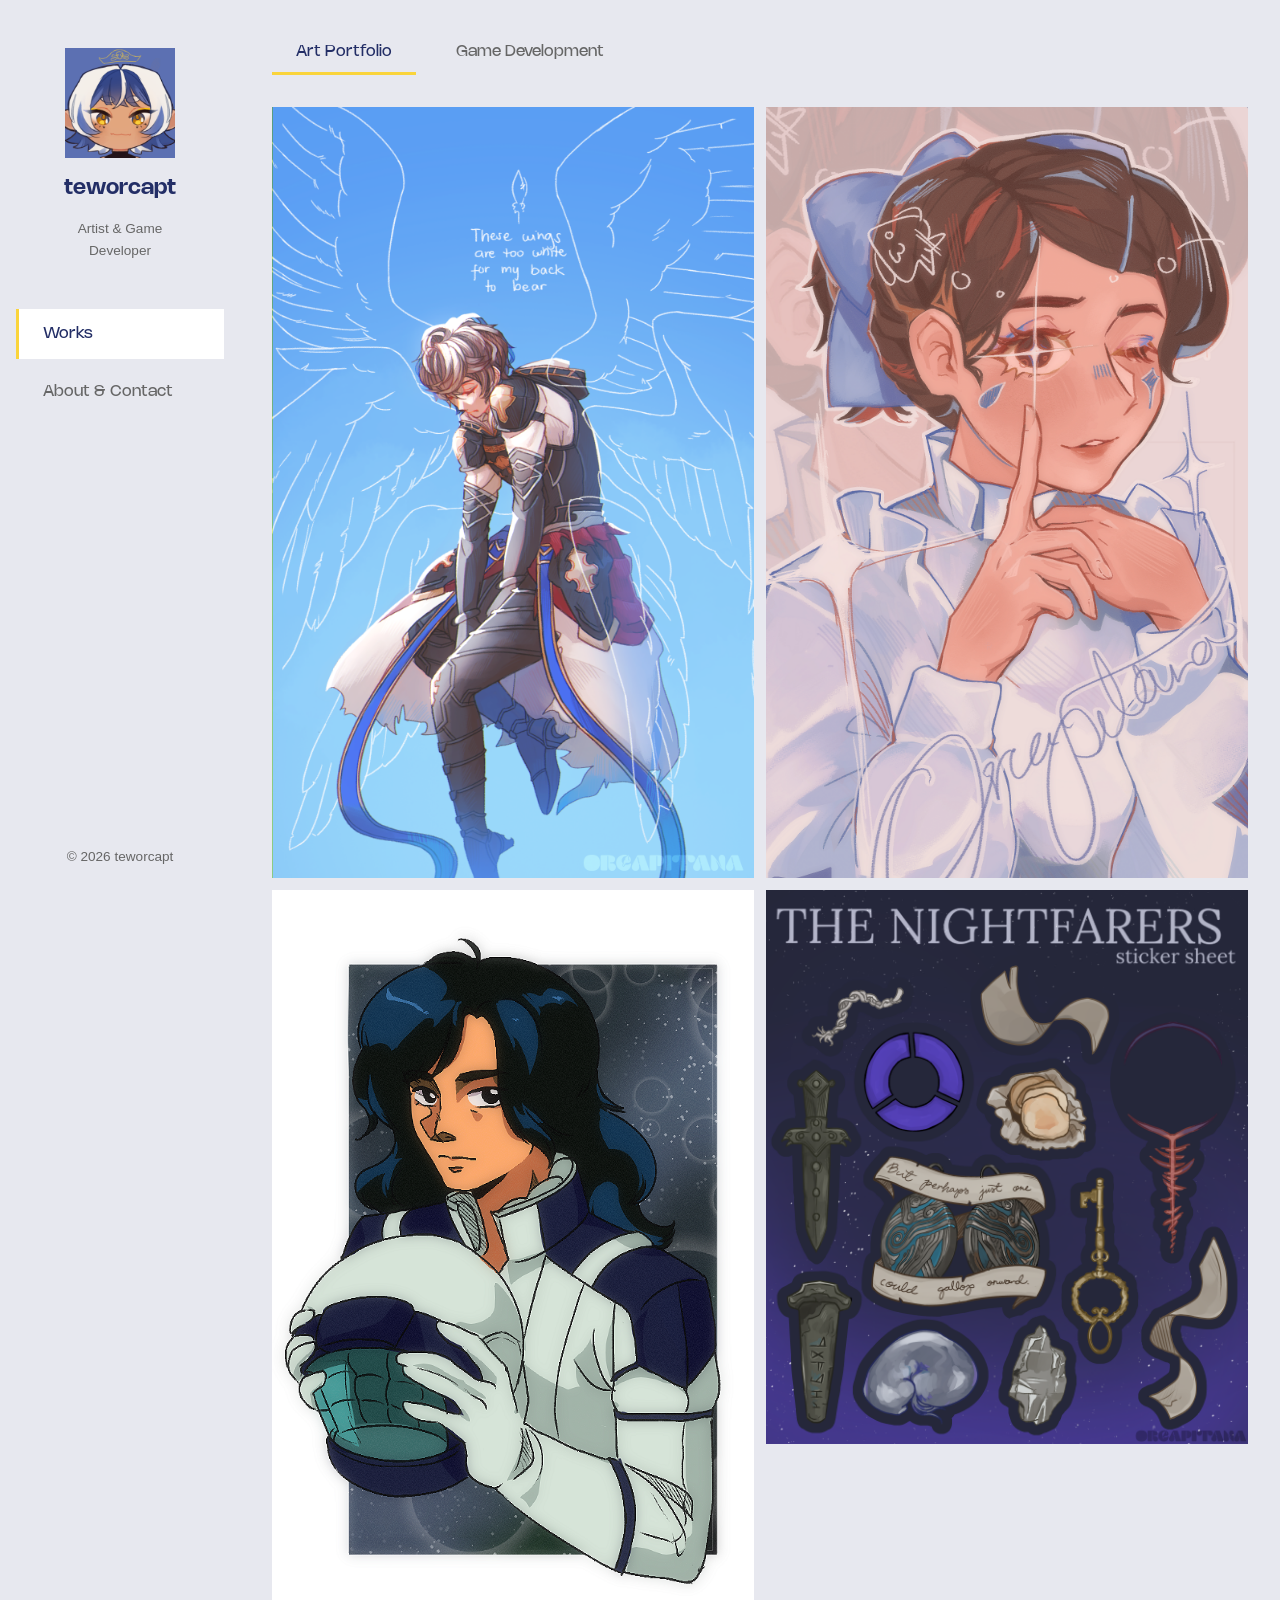
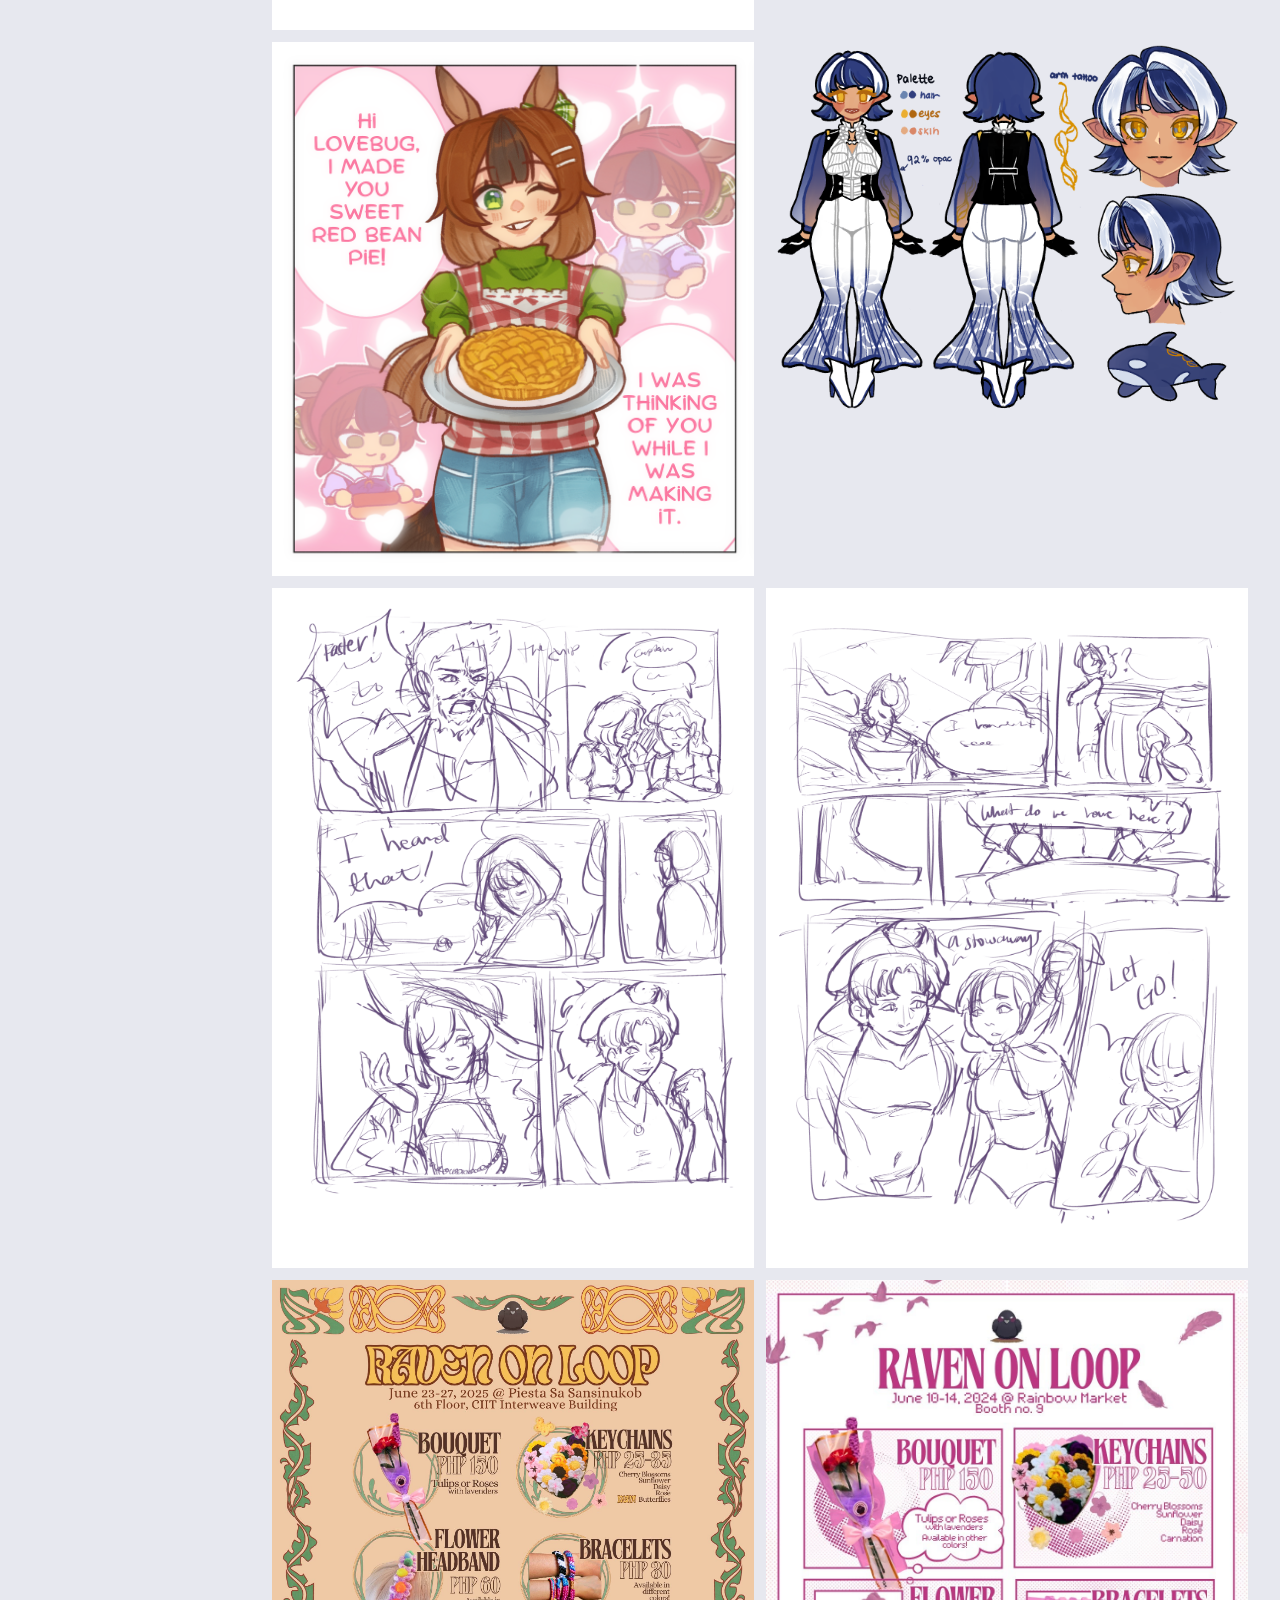
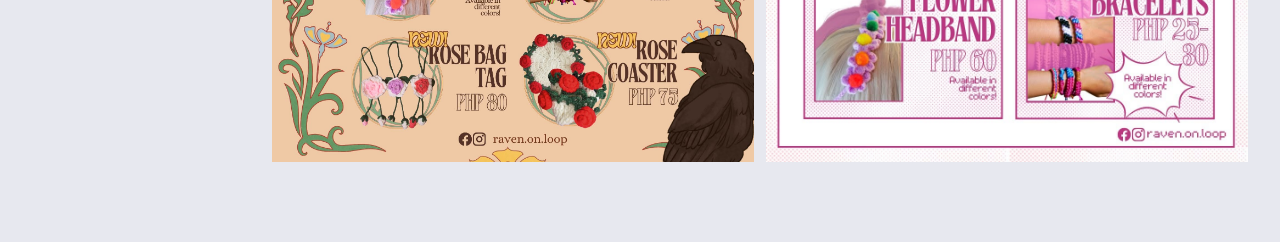
<file: index.html>
<!DOCTYPE html>
<html lang="en">
<head>
    <meta charset="UTF-8">
    <meta name="viewport" content="width=device-width, initial-scale=1.0">
    <title>Portfolio - teworcapt</title>
    <link rel="icon" type="image/png" href="Assets/favicon.png">
    <link rel="stylesheet" href="styles-new.css">
</head>
<body>
    <div class="container-main">
        <!-- Left Sidebar -->
        <aside class="sidebar">
            <div class="profile-bubble">
                <img src="Assets/profile.png" alt="Profile" class="profile-image">
                <h1 class="profile-name">teworcapt</h1>
                <p class="profile-subtitle">Artist & Game Developer</p>
            </div>
            
            <nav class="sidebar-nav">
                <ul>
                    <li><a href="index.html" class="nav-link">Works</a></li>
                    <li><a href="about.html" class="nav-link">About & Contact</a></li>
                </ul>
            </nav>

            <div class="sidebar-footer">
                <p>&copy; 2026 teworcapt</p>
            </div>
        </aside>

        <!-- Main Content -->
        <main class="main-content">
            <section class="portfolio">
                <div class="content-wrapper">
                    <!-- Portfolio Tabs -->
                    <div class="portfolio-tabs">
                        <button class="tab-button active" data-tab="art">Art Portfolio</button>
                        <button class="tab-button" data-tab="games">Game Development</button>
                    </div>

                    <!-- Art Portfolio Tab -->
                    <div id="art" class="tab-content active">
                        <div class="art-masonry">
                            <div class="art-item">
                                <img src="Assets/art_1.png" alt="Art Piece 1">
                            </div>
                            <div class="art-item">
                                <img src="Assets/art_2.png" alt="Art Piece 2">
                            </div>
                            <div class="art-item">
                                <img src="Assets/art_3.png" alt="Art Piece 3">
                            </div>
                            <div class="art-item">
                                <img src="Assets/art_4.png" alt="Art Piece 4">
                            </div>
                            <div class="art-item">
                                <img src="Assets/art_5.png" alt="Art Piece 5">
                            </div>
                            <div class="art-item">
                                <img src="Assets/art_6.png" alt="Art Piece 6">
                            </div>
                            <div class="art-item">
                                <img src="Assets/art_7.png" alt="Art Piece 7">
                            </div>
                            <div class="art-item">
                                <img src="Assets/art_8.png" alt="Art Piece 8">
                            </div>
                            <div class="art-item">
                                <img src="Assets/art_9.png" alt="Art Piece 9">
                            </div>
                            <div class="art-item">
                                <img src="Assets/art_10.png" alt="Art Piece 10">
                            </div>
                        </div>
                    </div>

                    <!-- Games Portfolio Tab -->
                    <div id="games" class="tab-content">
                        <div class="games-list">
                            <div class="game-embed-item">
                                <div class="game-info">
                                    <h3>PlayDok</h3>
                                    <p>As a child with absent parents, you're off to your normal play time of pretend. With a lack of siblings or friends to keep company, your childish mind comes to life as you stimulate a hospital with your crayons and stuffed toys. With your parent's Christmas gift to you, you use your testing tools and syringes to take tests and formulate diagnosis for your ill patients.</p>
                                </div>
                                <iframe width="552" height="167" src="https://itch.io/embed/3478082" frameborder="0">
                                    <a href="https://teworcapt.itch.io/playdok">PlayDok by tewo</a>
                                </iframe>
                            </div>

                            <div class="game-embed-item">
                                <div class="game-info">
                                    <h3>Rinig, Kita</h3>
                                    <p>The game follows Tonton or Tintin, a 13-year-old visually impaired Filipino, and his/her sighted younger sister Mikay, as they navigate through using sound, memory, and guidance.</p>
                                </div>
                                <iframe width="552" height="167" src="https://itch.io/embed/4391491" frameborder="0">
                                    <a href="https://estudyo-lampara.itch.io/rinig-kita">Rinig, Kita Audio Game by Estudyo Lampara</a>
                                </iframe>
                            </div>

                            <div class="game-embed-item">
                                <div class="game-info">
                                    <h3>I'm Just a Fish</h3>
                                    <p>I'm Just A Fish is a hypercasual game that gives a bit of a challenge to its players. You ever think about disturbing fish? Well, you shouldn't and this game is definitely why.</p>
                                </div>
                                <iframe width="552" height="167" src="https://itch.io/embed/2502175" frameborder="0">
                                    <a href="https://teworcapt.itch.io/im-just-a-fish">I'm Just a Fish by tewo, sjfeatureless</a>
                                </iframe>
                            </div>
                        </div>
                    </div>
                </div>
            </section>
        </main>
    </div>

    <script src="script.js"></script>
</body>
</html>
</file>
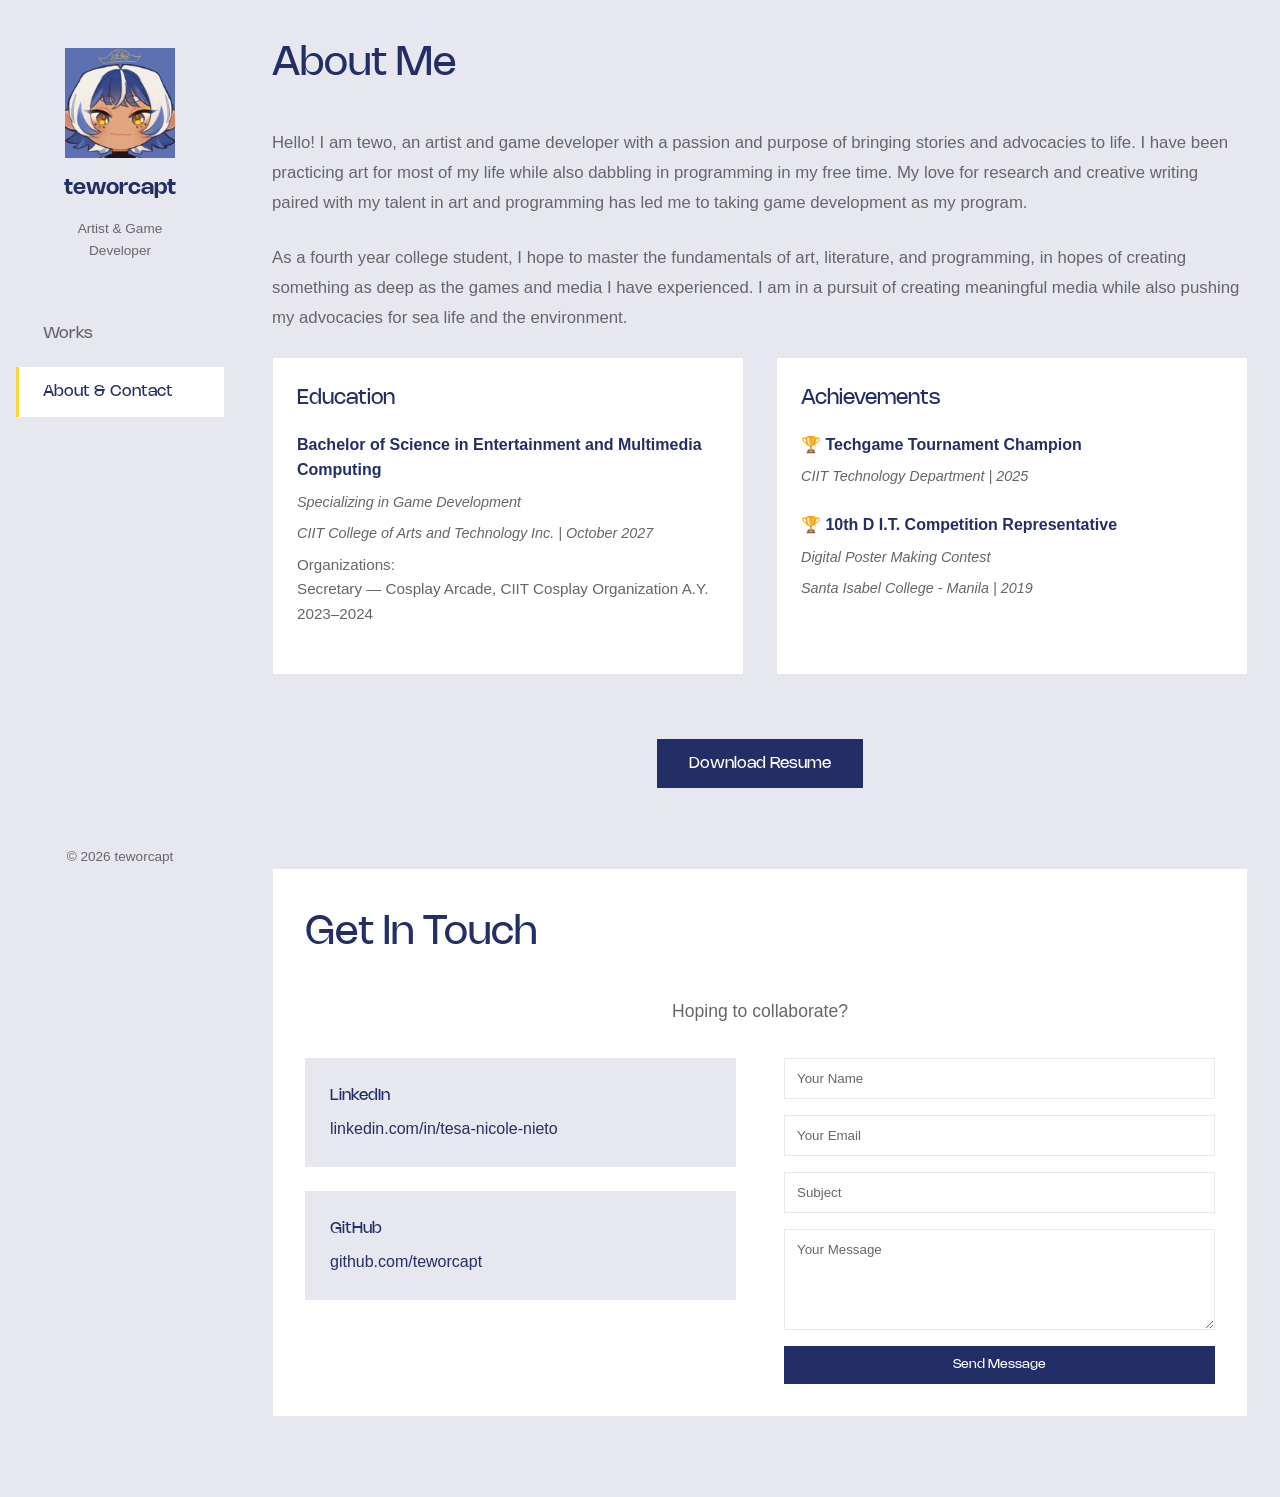
<file: about.html>
<!DOCTYPE html>
<html lang="en">
<head>
    <meta charset="UTF-8">
    <meta name="viewport" content="width=device-width, initial-scale=1.0">
    <title>About Me - teworcapt</title>
    <link rel="icon" type="image/png" href="Assets/favicon.png">
    <link rel="stylesheet" href="styles-new.css">
</head>
<body>
    <div class="container-main">
        <!-- Left Sidebar -->
        <aside class="sidebar">
            <div class="profile-bubble">
                <img src="Assets/profile.png" alt="Profile" class="profile-image">
                <h1 class="profile-name">teworcapt</h1>
                <p class="profile-subtitle">Artist & Game Developer</p>
            </div>
            
            <nav class="sidebar-nav">
                <ul>
                    <li><a href="index.html" class="nav-link">Works</a></li>
                    <li><a href="about.html" class="nav-link">About & Contact</a></li>
                </ul>
            </nav>

            <div class="sidebar-footer">
                <p>&copy; 2026 teworcapt</p>
            </div>
        </aside>
        
        <!-- Main Content -->
        <main class="main-content">
            <!-- About Section -->
            <section class="about">
                <div class="content-wrapper">
                    <h2>About Me</h2>
                    <div class="about-content">
                        <p class="about-text">
                            Hello! I am tewo, an artist and game developer with a passion and purpose of bringing stories and advocacies to life. 
                            I have been practicing art for most of my life while also dabbling in programming in my free time. My love for research 
                            and creative writing paired with my talent in art and programming has led me to taking game development as my program.
                        </p>
                        <p class="about-text">
                            As a fourth year college student, I hope to master the fundamentals of art, literature, and programming, in hopes of 
                            creating something as deep as the games and media I have experienced. I am in a pursuit of creating meaningful media 
                            while also pushing my advocacies for sea life and the environment.
                        </p>

                        <div class="about-sections">
                            <div class="about-card">
                                <h3>Education</h3>
                                <div class="card-item">
                                    <strong>Bachelor of Science in Entertainment and Multimedia Computing</strong>
                                    <span class="meta">Specializing in Game Development</span>
                                    <span class="meta">CIIT College of Arts and Technology Inc. | October 2027</span>
                                    <p>Organizations:</p>
                                    <p>Secretary — Cosplay Arcade, CIIT Cosplay Organization A.Y. 2023–2024</p>
                                </div>
                            </div>

                            <div class="about-card">
                                <h3>Achievements</h3>
                                <div class="card-item">
                                    <strong>🏆 Techgame Tournament Champion</strong>
                                    <span class="meta">CIIT Technology Department | 2025</span>
                                </div>
                                <div class="card-item">
                                    <strong>🏆 10th D I.T. Competition Representative</strong>
                                    <span class="meta">Digital Poster Making Contest</span>
                                    <span class="meta">Santa Isabel College - Manila | 2019</span>
                                </div>
                            </div>
                        </div>

                        <div class="resume-download">
                            <a href="Assets/resume.pdf" class="btn btn-primary" download>Download Resume</a>
                        </div>
                    </div>
                </div>
            </section>

            <!-- Contact Section -->
            <section class="contact">
                <div class="content-wrapper">
                    <h2>Get In Touch</h2>
                    <p class="contact-intro">Hoping to collaborate?</p>

                    <div class="contact-container">
                        <div class="contact-info">
                            <div class="contact-item">
                                <h4>LinkedIn</h4>
                                <a href="https://www.linkedin.com/in/tesa-nicole-nieto/" target="_blank">linkedin.com/in/tesa-nicole-nieto</a>
                            </div>
                            <div class="contact-item">
                                <h4>GitHub</h4>
                                <a href="https://github.com/teworcapt" target="_blank">github.com/teworcapt</a>
                            </div>
                        </div>

                        <form class="contact-form">
                            <input type="text" placeholder="Your Name" required>
                            <input type="email" placeholder="Your Email" required>
                            <input type="text" placeholder="Subject">
                            <textarea placeholder="Your Message" rows="5" required></textarea>
                            <button type="submit" class="btn btn-primary">Send Message</button>
                        </form>
                    </div>
                </div>
            </section>
        </main>
    </div>

    <script src="script.js"></script>
</body>
</html>
</file>
<file: styles-new.css>
@font-face {
    font-family: 'Nohemi';
    src: url('Web-TT/Nohemi-Regular.woff2') format('woff2'),
         url('Web-TT/Nohemi-Regular.woff') format('woff');
    font-weight: 400;
    font-style: normal;
    font-display: swap;
}

@font-face {
    font-family: 'Nohemi';
    src: url('Web-TT/Nohemi-SemiBold.woff2') format('woff2'),
         url('Web-TT/Nohemi-SemiBold.woff') format('woff');
    font-weight: 600;
    font-style: normal;
    font-display: swap;
}

:root {
    --primary-color: #232e66;
    --secondary-color: #e7e8ef;
    --accent-color: #fad43b;
    --accent-dark: #bb7805;
    --bg-color: #e7e8ef;
    --text-primary: #232e66;
    --text-secondary: #666666;
    --border-color: #e7e8ef;
}

* {
    margin: 0;
    padding: 0;
    box-sizing: border-box;
}

html, body {
    width: 100%;
    height: 100%;
}

body {
    font-family: 'Helvetica Neue', Helvetica, Arial, sans-serif;
    background-color: var(--bg-color);
    color: var(--text-primary);
    line-height: 1.6;
}

/* Main Container */
.container-main {
    display: flex;
    min-height: 100vh;
}

/* Sidebar — always fixed, never collapses to top */
.sidebar {
    position: fixed;
    left: 0;
    top: 0;
    width: 240px;
    height: 100vh;
    display: flex;
    flex-direction: column;
    align-items: center;
    padding: 2rem 1rem;
    gap: 2rem;
    background: var(--secondary-color);
    overflow-y: auto;
    z-index: 100;
    flex-shrink: 0;
}

/* Profile Bubble — no border, blends into sidebar */
.profile-bubble {
    width: 180px;
    border-radius: 0;
    background: var(--secondary-color);
    border: none;
    display: flex;
    flex-direction: column;
    align-items: center;
    justify-content: center;
    padding: 1rem;
    text-align: center;
    gap: 0.75rem;
}

.profile-image {
    width: 110px;
    height: 110px;
    border-radius: 0;
    object-fit: cover;
    background: var(--bg-color);
}

.profile-name {
    font-family: 'Nohemi', sans-serif;
    font-size: 1.4rem;
    color: var(--primary-color);
}

.profile-subtitle {
    font-size: 0.85rem;
    color: var(--text-secondary);
}

/* Sidebar Navigation */
.sidebar-nav {
    width: 100%;
    flex: 1;
}

.sidebar-nav ul {
    list-style: none;
    display: flex;
    flex-direction: column;
    gap: 0.5rem;
}

.nav-link {
    display: block;
    padding: 0.75rem 1.5rem;
    background: transparent;
    border: none;
    text-decoration: none;
    font-family: 'Nohemi', sans-serif;
    color: var(--text-secondary);
    font-size: 1rem;
    cursor: pointer;
    transition: all 0.3s ease;
    border-left: 3px solid transparent;
}

.nav-link:hover {
    color: var(--primary-color);
    background: var(--secondary-color);
}

.nav-link.active {
    color: var(--primary-color);
    background: white;
    border-left-color: var(--accent-color);
}

.sidebar-footer {
    width: 100%;
    text-align: center;
    font-size: 0.85rem;
    color: var(--text-secondary);
    border-top: 1px solid var(--border-color);
    padding-top: 1rem;
}

/* Main Content — always offset by sidebar width */
.main-content {
    margin-left: 240px;
    flex: 1;
    padding: 2rem;
    min-width: 0;
}

.content-wrapper {
    width: 100%;
}

.portfolio .content-wrapper {
    max-width: 100%;
}

/* Sections */
section {
    margin-bottom: 3rem;
}

h2 {
    font-family: 'Nohemi', sans-serif;
    font-size: 2.5rem;
    font-weight: 400;
    margin-bottom: 2rem;
    color: var(--primary-color);
}

h3 {
    font-family: 'Nohemi', sans-serif;
    font-size: 1.3rem;
    font-weight: 400;
    color: var(--primary-color);
    margin-bottom: 1rem;
}

h4 {
    font-family: 'Nohemi', sans-serif;
    font-weight: 400;
    color: var(--primary-color);
}

/* Buttons */
.btn {
    padding: 0.75rem 2rem;
    border-radius: 0;
    text-decoration: none;
    font-family: 'Nohemi', sans-serif;
    font-weight: 400;
    transition: all 0.3s ease;
    border: none;
    cursor: pointer;
    display: inline-block;
}

.btn-primary {
    background: var(--primary-color);
    color: white;
}

.btn-primary:hover {
    background: var(--secondary-color);
    color: var(--primary-color);
}

.btn-secondary {
    background: white;
    color: var(--primary-color);
    border: 2px solid var(--primary-color);
}

.btn-secondary:hover {
    background: var(--secondary-color);
    color: var(--primary-color);
}

/* Art Masonry Grid */
.art-masonry {
    display: grid;
    grid-template-columns: repeat(auto-fill, minmax(400px, 1fr));
    gap: 0.75rem;
    align-items: start;
}

.art-item {
    break-inside: avoid;
    overflow: hidden;
    cursor: pointer;
}

.art-item img {
    width: 100%;
    height: auto;
    display: block;
    transition: transform 0.3s ease, opacity 0.3s ease;
}

.art-item:hover img {
    transform: scale(1.03);
    opacity: 0.9;
}

/* Portfolio Tabs */
.portfolio-tabs {
    display: flex;
    gap: 1rem;
    margin-bottom: 2rem;
    border-bottom: 2px solid var(--border-color);
}

.tab-button {
    padding: 0.75rem 1.5rem;
    background: transparent;
    border: none;
    color: var(--text-secondary);
    font-size: 1rem;
    font-family: 'Nohemi', sans-serif;
    font-weight: 400;
    cursor: pointer;
    transition: all 0.3s ease;
    border-bottom: 3px solid transparent;
    margin-bottom: -2px;
}

.tab-button:hover {
    color: var(--primary-color);
}

.tab-button.active {
    color: var(--primary-color);
    border-bottom-color: var(--accent-color);
}

.tab-content {
    display: none;
}

.tab-content.active {
    display: block;
}

.portfolio-grid {
    display: grid;
    grid-template-columns: repeat(auto-fill, minmax(260px, 1fr));
    gap: 2rem;
}

.portfolio-item {
    background-color: white;
    overflow: hidden;
    border: 1px solid var(--border-color);
    transition: transform 0.3s ease;
}

.portfolio-item:hover {
    transform: translateY(-5px) scale(1.02);
}

.portfolio-image {
    position: relative;
    width: 100%;
    height: 220px;
    overflow: hidden;
}

.portfolio-image img {
    width: 100%;
    height: 100%;
    object-fit: cover;
}

.portfolio-overlay {
    position: absolute;
    top: 0;
    left: 0;
    width: 100%;
    height: 100%;
    background: rgba(35, 46, 102, 0.3);
    display: flex;
    align-items: center;
    justify-content: center;
}

.placeholder {
    font-size: 2rem;
    color: white;
    text-shadow: 0 2px 4px rgba(0, 0, 0, 0.3);
}

.portfolio-info {
    padding: 1.25rem;
}

.portfolio-info h3 {
    margin-bottom: 0.5rem;
    color: var(--primary-color);
}

.portfolio-info p {
    color: var(--text-secondary);
    font-size: 0.95rem;
    margin-bottom: 1rem;
}

.portfolio-links {
    display: flex;
    gap: 0.5rem;
}

.link-btn {
    flex: 1;
    padding: 0.5rem;
    background: var(--primary-color);
    color: white;
    text-decoration: none;
    text-align: center;
    font-size: 0.9rem;
    transition: all 0.3s ease;
}

.link-btn:hover {
    background: var(--secondary-color);
    color: var(--primary-color);
}

/* Games List */
.games-list {
    display: flex;
    flex-direction: column;
    gap: 2.5rem;
}

.game-embed-item {
    display: flex;
    flex-direction: column;
    gap: 1rem;
}

.game-embed-item iframe {
    max-width: 100%;
    display: block;
}

.game-info h3 {
    margin-bottom: 0.4rem;
}

/* About Section */
.about-content {
    margin-bottom: 2rem;
}

.about-text {
    font-size: 1.05rem;
    color: var(--text-secondary);
    margin-bottom: 1.5rem;
    line-height: 1.8;
}

.about-sections {
    display: grid;
    grid-template-columns: repeat(auto-fit, minmax(280px, 1fr));
    gap: 2rem;
    margin-bottom: 2rem;
}

.about-card {
    background: white;
    padding: 1.5rem;
    border: 1px solid var(--border-color);
}

.card-item {
    margin-bottom: 1.5rem;
}

.card-item strong {
    display: block;
    color: var(--primary-color);
    margin-bottom: 0.5rem;
}

.card-item .meta {
    display: block;
    font-size: 0.9rem;
    color: var(--text-secondary);
    font-style: italic;
    margin-bottom: 0.5rem;
}

.card-item p {
    color: var(--text-secondary);
    font-size: 0.95rem;
}

.skills-list {
    display: flex;
    flex-wrap: wrap;
    gap: 0.75rem;
}

.skill-tag {
    background: var(--accent-color);
    color: var(--primary-color);
    padding: 0.5rem 1rem;
    font-size: 0.9rem;
    font-weight: 600;
}

.resume-download {
    text-align: center;
    padding: 2rem 0;
}

/* Contact Section */
.contact {
    background-color: white;
    padding: 2rem;
    border: 1px solid var(--border-color);
}

.contact-intro {
    font-size: 1.1rem;
    color: var(--text-secondary);
    text-align: center;
    margin-bottom: 2rem;
}

.contact-container {
    display: grid;
    grid-template-columns: 1fr 1fr;
    gap: 3rem;
}

.contact-info {
    display: flex;
    flex-direction: column;
    gap: 1.5rem;
}

.contact-item {
    background: var(--bg-color);
    padding: 1.5rem;
    border: 1px solid var(--border-color);
}

.contact-item h4 {
    margin-bottom: 0.5rem;
    color: var(--primary-color);
}

.contact-item a {
    color: var(--primary-color);
    text-decoration: none;
    transition: color 0.3s ease;
}

.contact-item a:hover {
    color: var(--text-secondary);
}

.contact-form {
    display: flex;
    flex-direction: column;
    gap: 1rem;
}

.contact-form input,
.contact-form textarea {
    padding: 0.75rem;
    background-color: white;
    border: 1px solid var(--border-color);
    color: var(--text-primary);
    font-family: inherit;
    transition: all 0.3s ease;
}

.contact-form input::placeholder,
.contact-form textarea::placeholder {
    color: var(--text-secondary);
}

.contact-form input:focus,
.contact-form textarea:focus {
    outline: none;
    border-color: var(--accent-color);
}

.contact-form textarea {
    resize: vertical;
}

/* Responsive — sidebar always stays on the left, content scrolls */
@media (max-width: 768px) {
    .sidebar {
        width: 200px;
        padding: 1.5rem 0.75rem;
    }

    .main-content {
        margin-left: 200px;
        padding: 1.25rem 1rem;
    }

    .profile-bubble {
        width: 160px;
    }

    .profile-image {
        width: 90px;
        height: 90px;
    }

    .profile-name {
        font-size: 1.1rem;
    }

    h2 {
        font-size: 1.8rem;
    }

    .portfolio-grid {
        grid-template-columns: 1fr;
    }

    .contact-container {
        grid-template-columns: 1fr;
    }

    .about-sections {
        grid-template-columns: 1fr;
    }
}

@media (max-width: 480px) {
    .sidebar {
        width: 160px;
        padding: 1.25rem 0.5rem;
    }

    .main-content {
        margin-left: 160px;
        padding: 1rem 0.75rem;
    }

    .profile-image {
        width: 70px;
        height: 70px;
    }

    .profile-name {
        font-size: 0.95rem;
    }

    .profile-subtitle {
        font-size: 0.75rem;
    }

    .nav-link {
        padding: 0.6rem 0.75rem;
        font-size: 0.85rem;
    }

    h2 {
        font-size: 1.5rem;
    }
}
</file>
